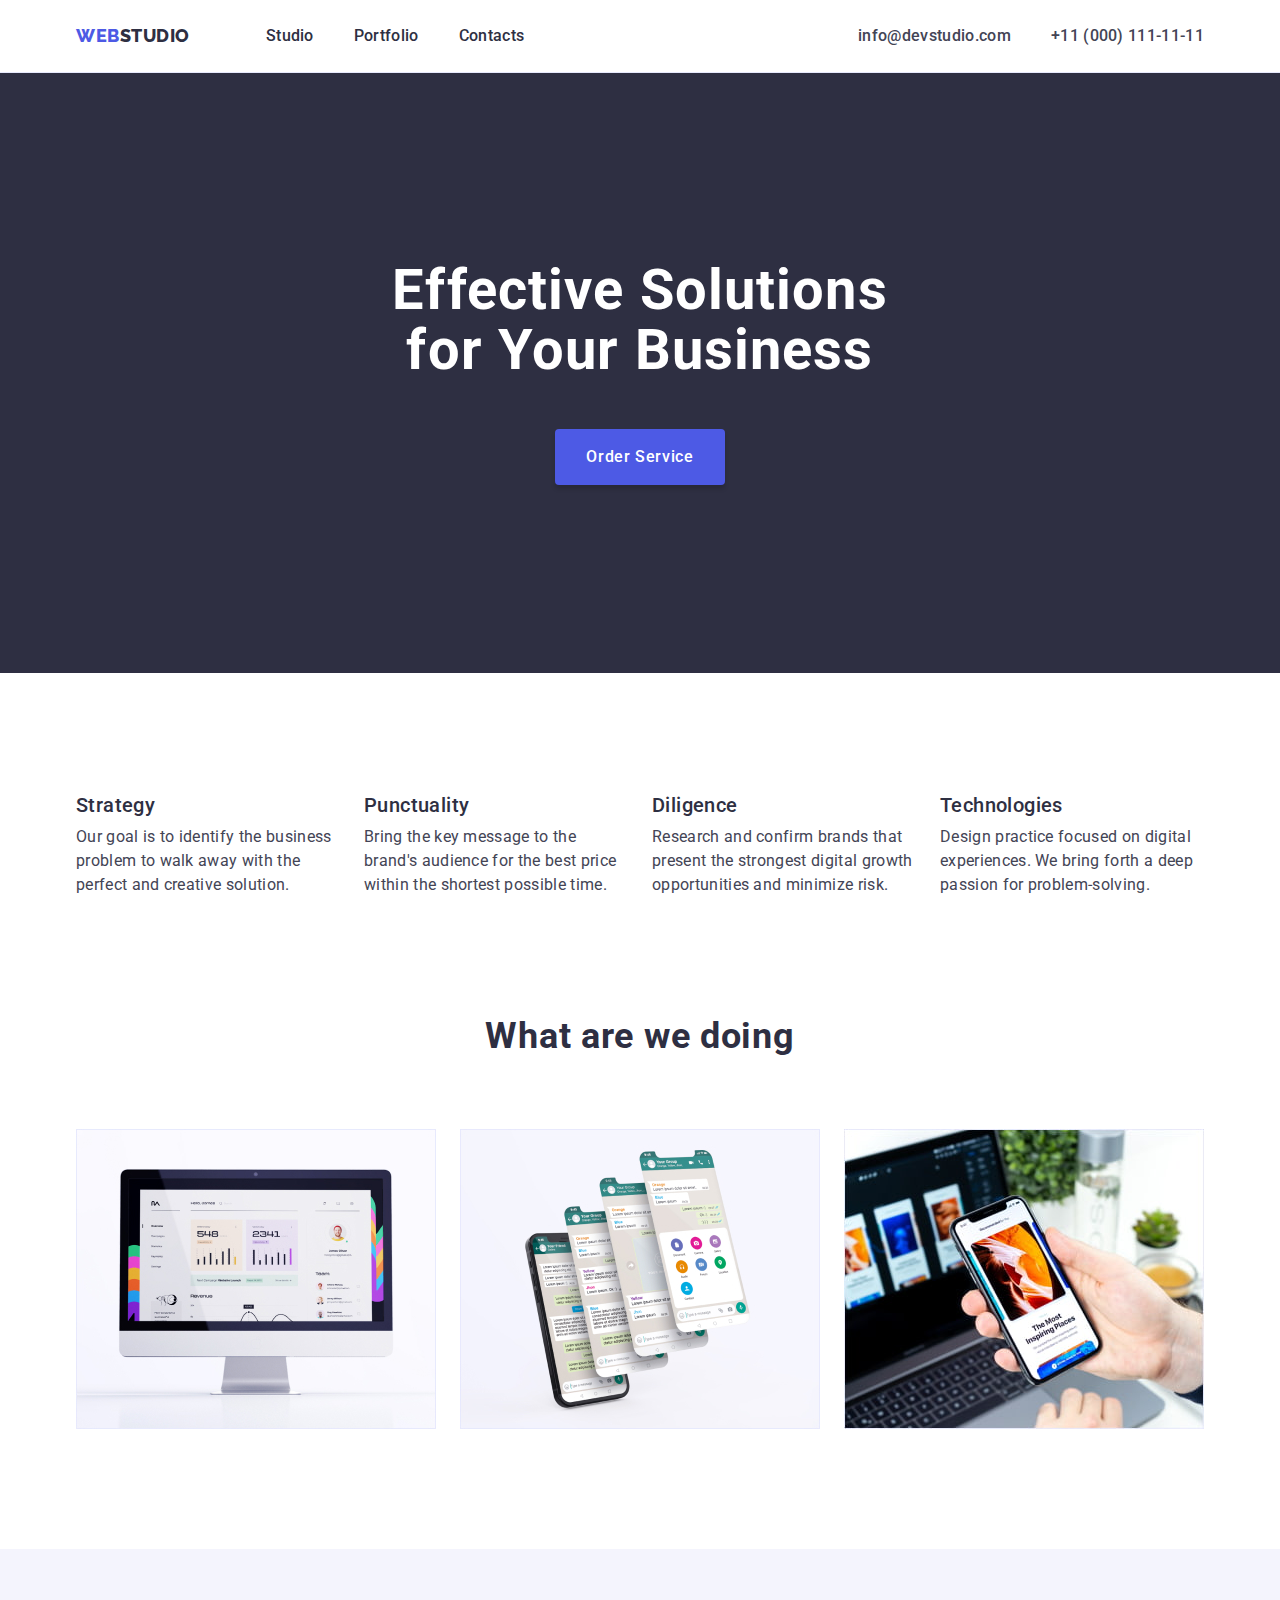
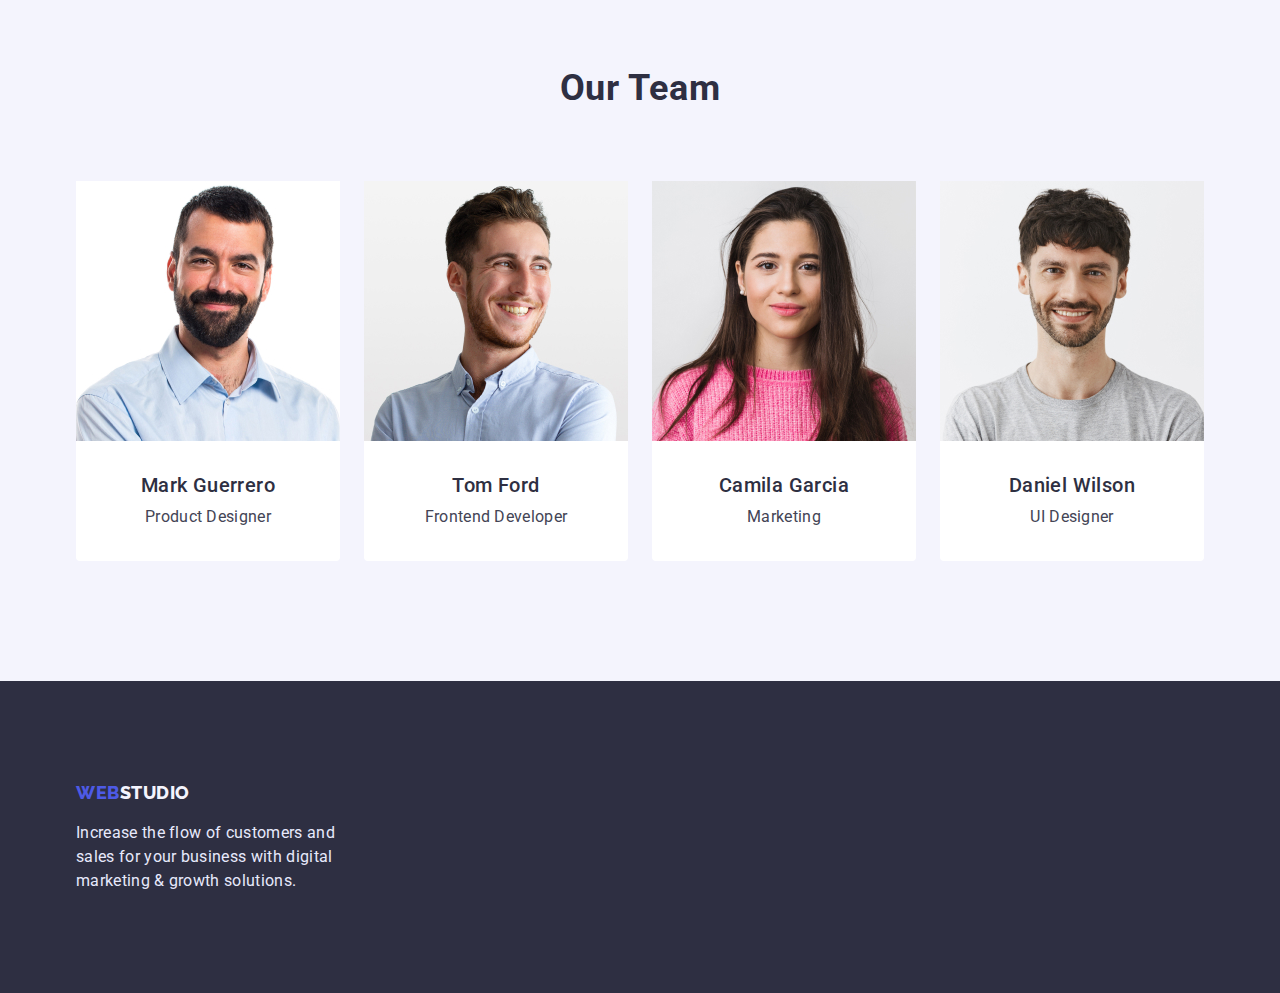
<file: index.html>
<!DOCTYPE html>
<html lang="en">
  <head>
    <meta charset="UTF-8" />
    <meta http-equiv="X-UA-Compatible" content="IE=edge" />
    <meta name="viewport" content="width=<device-width>, initial-scale=1.0" />
    <link rel="preconnect" href="https://fonts.googleapis.com" />
    <link rel="preconnect" href="https://fonts.gstatic.com" crossorigin />
    <link
      href="https://fonts.googleapis.com/css2?family=Roboto:wght@400;500;700;900&display=swap"
      rel="stylesheet"
    />
    <link rel="stylesheet" href="https://cdnjs.cloudflare.com/ajax/libs/modern-normalize/1.1.0/modern-normalize.css" 
    integrity="sha512-Y0MM+V6ymRKN2zStTqzQ227DWhhp4Mzdo6gnlRnuaNCbc+YN/ZH0sBCLTM4M0oSy9c9VKiCvd4Jk44aCLrNS5Q==" 
    crossorigin="anonymous" 
    referrerpolicy="no-referrer" />

    <link rel="stylesheet" href="./css/style.css" />

    <title>WEBSTUDIO</title>
  </head>
  <body>
    <header class="header__top">
      <div class="container">
        <div class="menu-content">
          <nav class="nav-menu">
            <!-- logo -->
            <a href="/" class="logo"><span>WEB</span>STUDIO</a>
            <!-- nav menu -->
            <ul class="menu-list flex-menu">
              <li class="menu-list-item">
                <a
                  href="./index.html"
                  rel="noopener noreferrer nofolow"
                  class="menu-list-link"
                >
                  Studio
                </a>
              </li>
              <li class="menu-list-item">
                <a
                  href="./portfolio.html"
                  rel="noopener noreferrer nofolow"
                  class="menu-list-link"
                >
                  Portfolio
                </a>
              </li>
              <li class="menu-list-item">
                <a
                  href="#contacts"
                  rel="noopener noreferrer nofolow"
                  class="menu-list-link"
                >
                  Contacts
                </a>
              </li>
            </ul>
          </nav>

          <!-- contacts -->
          <ul class="contacts-list flex-menu">
            <li class="contacts-list-item">
              <a
                href="mailto:info@devstudio.com"
                rel="noopener noreferrer nofolow"
                class="contacts-list-link"
                >info@devstudio.com</a
              >
            </li>
            <li class="contacts-list-item">
              <a
                href="tel:+11(000)1111111"
                rel="noopener noreferrer nofolow"
                class="contacts-list-link"
                >+11 (000) 111-11-11</a
              >
            </li>
          </ul>
        </div>
      </div>
    </header>

    <main>
      <!-- banner -->
      <section class="hero">
        <div class="container">
          <h1 class="caption-h1">
            Effective Solutions <br/>
            for Your Business
          </h1>
          <button class="order-service" type="button">Order Service</button>
        </div>
      </section>

      <!-- advantages section -->
      <section class="advantages">
        <div class="container">
          <h2 class="visually-hidden">Advantages</h2>
          <ul class="advantages-list">
            <li class="advantages-list-item">
              <h3 class="caption-h3 caption-navyblue">Strategy</h3>
              <p class="advantages-card-info">
                Our goal is to identify the business problem to walk away with
                the perfect and creative solution.
              </p>
            </li>
            <li class="advantages-list-item">
              <h3 class="caption-h3 caption-navyblue">Punctuality</h3>
              <p class="advantages-card-info">
                Bring the key message to the brand's audience for the best price
                within the shortest possible time.
              </p>
            </li>
            <li class="advantages-list-item">
              <h3 class="caption-h3 caption-navyblue">Diligence</h3>
              <p class="advantages-card-info">
                Research and confirm brands that present the strongest digital
                growth opportunities and minimize risk.
              </p>
            </li>
            <li class="advantages-list-item">
              <h3 class="caption-h3 caption-navyblue">Technologies</h3>
              <p class="advantages-card-info">
                Design practice focused on digital experiences. We bring forth a
                deep passion for problem-solving.
              </p>
            </li>
          </ul>
        </div>
      </section>

      <!-- images section -->
      <section class="wawd">
        <div class="container">
          <h2 class="caption-h2 caption-navyblue">What are we doing</h2>
          <ul class="wawd-list">
            <li class="wawd-list-item">
              <img
                src="./images/image-1.jpg"
                alt="image 1"
                width="360"
                height="300"
              />
            </li>
            <li class="wawd-list-item">
              <img
                src="./images/image-2.jpg"
                alt="image 2"
                width="360"
                height="300"
              />
            </li>
            <li class="wawd-list-item">
              <img
                src="./images/image-3.jpg"
                alt="image 3"
                width="360"
                height="300"
              />
            </li>
          </ul>
        </div>
      </section>

      <!-- team section -->
      <section class="our-team">
        <div class="container">
          <h2 class="caption-h2 caption-navyblue">Our Team</h2>
          <ul class="our-team-list">
            <li class="our-team-list-item">
              <img
                class="our-team-worker-photo"
                src="./images/team-1.jpg"
                alt="Mark Guerrero photo"
                width="264"
                height="260"
              />
              <div class="our-team-card-info">
                <h3 class="caption-h3 caption-navyblue">Mark Guerrero</h3>
                <p class="our-team-card-role">Product Designer</p>
              </div>
            </li>
            <li class="our-team-list-item">
              <img
                class="our-team-worker-photo"
                src="./images/team-2.jpg"
                alt="Tom Ford photo"
                width="264"
                height="260"
              />
              <div class="our-team-card-info">
                <h3 class="caption-h3 caption-navyblue">Tom Ford</h3>
                <p class="our-team-card-role">Frontend Developer</p>
              </div>
            </li>
            <li class="our-team-list-item">
              <img
                class="our-team-worker-photo"
                src="./images/team-3.jpg"
                alt="Camila Garcia photo"
                width="264"
                height="260"
              />
              <div class="our-team-card-info">
                <h3 class="caption-h3 caption-navyblue">Camila Garcia</h3>
                <p class="our-team-card-role">Marketing</p>
              </div>
            </li>
            <li class="our-team-list-item">
              <img
                class="our-team-worker-photo"
                src="./images/team-4.jpg"
                alt="Daniel Wilson photo"
                width="264"
                height="260"
              />
              <div class="our-team-card-info">
                <h3 class="caption-h3 caption-navyblue">Daniel Wilson</h3>
                <p class="our-team-card-role">UI Designer</p>
              </div>
            </li>
          </ul>
        </div>
      </section>
    </main>

    <footer class="footer">
      <div class="container">
        <a href="./index.html" rel="noopener noreferrer nofolow" class="logo"
          ><span>WEB</span>STUDIO</a
        >
        <p class="footer-info">
          Increase the flow of customers and sales for your business with
          digital marketing & growth solutions.
        </p>
      </div>
    </footer>
  </body>
</html>
</file>
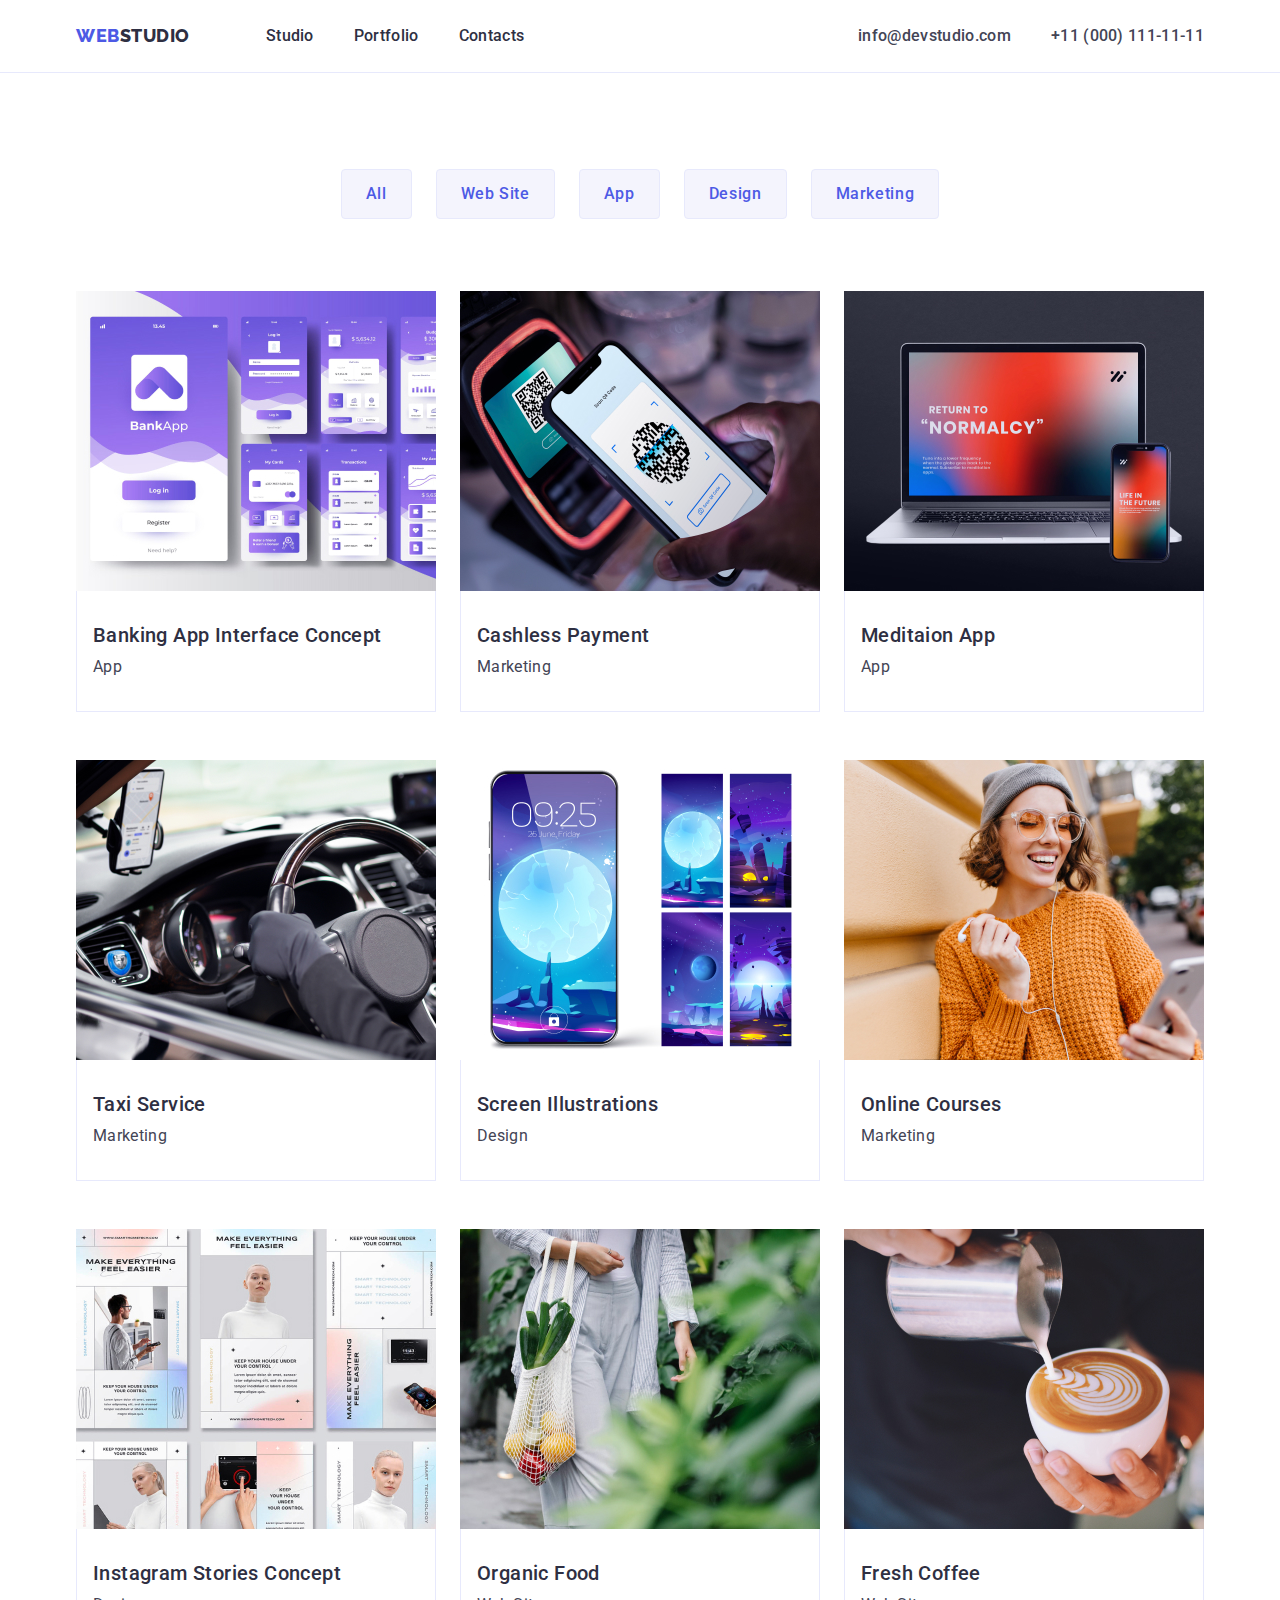
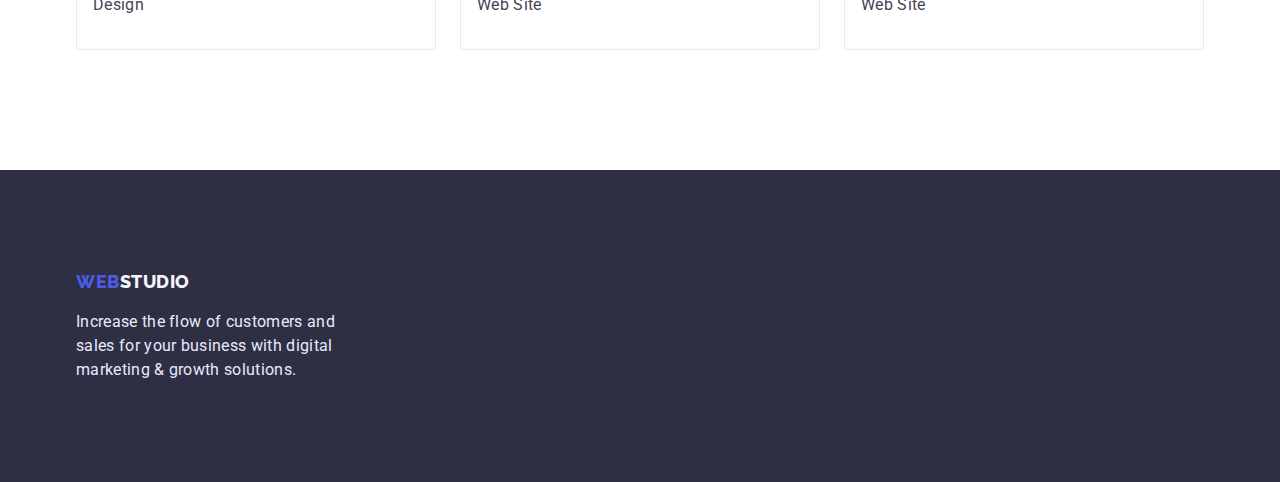
<file: portfolio.html>
<!DOCTYPE html>
<html lang="en">
  <head>
    <meta charset="UTF-8" />
    <meta http-equiv="X-UA-Compatible" content="IE=edge" />
    <meta name="viewport" content="width=<device-width>, initial-scale=1.0" />
    <link rel="preconnect" href="https://fonts.googleapis.com" />
    <link rel="preconnect" href="https://fonts.gstatic.com" crossorigin />
    <link
      href="https://fonts.googleapis.com/css2?family=Raleway:wght@800&family=Roboto:wght@400;500;700;900&display=swap"
      rel="stylesheet"
    />
    <link rel="stylesheet" href="https://cdnjs.cloudflare.com/ajax/libs/modern-normalize/1.1.0/modern-normalize.css" 
    integrity="sha512-Y0MM+V6ymRKN2zStTqzQ227DWhhp4Mzdo6gnlRnuaNCbc+YN/ZH0sBCLTM4M0oSy9c9VKiCvd4Jk44aCLrNS5Q==" 
    crossorigin="anonymous" 
    referrerpolicy="no-referrer" />
    <link rel="stylesheet" href="./css/style.css" />

    <title>PORTFOLIO</title>
  </head>
  <body>
    <header class="header__top">
      <div class="container">
        <div class="menu-content">
          <nav class="nav-menu">
            <!-- logo -->
            <a href="/" class="logo"><span>WEB</span>STUDIO</a>
            <!-- nav menu -->
            <ul class="menu-list flex-menu">
              <li class="menu-list-item">
                <a
                  href="./index.html"
                  rel="noopener noreferrer nofolow"
                  class="menu-list-link"
                  >Studio</a
                >
              </li>
              <li class="menu-list-item">
                <a
                  href="./portfolio.html"
                  rel="noopener noreferrer nofolow"
                  class="menu-list-link"
                  >Portfolio</a
                >
              </li>
              <li class="menu-list-item">
                <a
                  href="#contacts"
                  rel="noopener noreferrer nofolow"
                  class="menu-list-link"
                  >Contacts</a
                >
              </li>
            </ul>
          </nav>

          <!-- contacts -->
          <ul class="contacts-list flex-menu">
            <li class="contacts-list-item">
              <a
                href="mailto:info@devstudio.com"
                rel="noopener noreferrer nofolow"
                class="contacts-list-link"
                >info@devstudio.com</a
              >
            </li>
            <li class="contacts-list-item">
              <a
                href="tel:+11(000)1111111"
                rel="noopener noreferrer nofolow"
                class="contacts-list-link"
                >+11 (000) 111-11-11</a
              >
            </li>
          </ul>
        </div>
      </div>
    </header>

    <!-- main section -->
    <main>
      <section class="portfolio-articles">
        <div class="container">
          <!-- filter -->
          <ul class="filter-list">
            <li class="filter-list-item">
              <button type="button" class="filter-button">All</button>
            </li>
            <li class="filter-list-item">
              <button type="button" class="filter-button">Web Site</button>
            </li>
            <li class="filter-list-item">
              <button type="button" class="filter-button">App</button>
            </li>
            <li class="filter-list-item">
              <button type="button" class="filter-button">Design</button>
            </li>
            <li class="filter-list-item">
              <button type="button" class="filter-button">Marketing</button>
            </li>
          </ul>

          <!-- portfolio -->
          <h1 class="visually-hidden">Portfolio</h1>
          <ul class="articles-list">
            <li class="article-list-item">
              <a rel="noopener noreferrer nofolow" class="article-link">
                <img
                  src="./images/article-1.jpg"
                  alt="artcile-image-1"
                  width="360"
                  height="300"
                  class="article-img"
                />
                <div class="article-info">
                  <h3 class="caption-h3 caption-navyblue">
                    Banking App Interface Concept
                  </h3>
                  <p class="pa-category">App</p>
                </div>
              </a>
            </li>
            <li class="article-list-item">
              <a rel="noopener noreferrer nofolow" class="article-link">
                <img
                  src="./images/article-2.jpg"
                  alt="artcile-image-2"
                  width="360"
                  height="300"
                  class="article-img"
                />
                <div class="article-info">
                  <h3 class="caption-h3 caption-navyblue">Cashless Payment</h3>
                  <p class="pa-category">Marketing</p>
                </div>
              </a>
            </li>
            <li class="article-list-item">
              <a rel="noopener noreferrer nofolow" class="article-link">
                <img
                  src="./images/article-3.jpg"
                  alt="artcile-image-3"
                  width="360"
                  height="300"
                  class="article-img"
                />
                <div class="article-info">
                  <h3 class="caption-h3 caption-navyblue">Meditaion App</h3>
                  <p class="pa-category">App</p>
                </div>
              </a>
            </li>
            <li class="article-list-item">
              <a
                rel="noopener noreferrer nofolow"
                href="/"
                rel="noopener noreferrer nofolow"
                class="article-link"
              >
                <img
                  src="./images/article-4.jpg"
                  alt="artcile-image-4"
                  width="360"
                  height="300"
                  class="article-img"
                />
                <div class="article-info">
                  <h3 class="caption-h3 caption-navyblue">Taxi Service</h3>
                  <p class="pa-category">Marketing</p>
                </div>
              </a>
            </li>
            <li class="article-list-item">
              <a rel="noopener noreferrer nofolow" class="article-link">
                <img
                  src="./images/article-5.jpg"
                  alt="artcile-image-5"
                  width="360"
                  height="300"
                  class="article-img"
                />
                <div class="article-info">
                  <h3 class="caption-h3 caption-navyblue">
                    Screen Illustrations
                  </h3>
                  <p class="pa-category">Design</p>
                </div>
              </a>
            </li>
            <li class="article-list-item">
              <a rel="noopener noreferrer nofolow" class="article-link">
                <img
                  src="./images/article-6.jpg"
                  alt="artcile-image-6"
                  width="360"
                  height="300"
                  class="article-img"
                />
                <div class="article-info">
                  <h3 class="caption-h3 caption-navyblue">Online Courses</h3>
                  <p class="pa-category">Marketing</p>
                </div>
              </a>
            </li>
            <li class="article-list-item">
              <a rel="noopener noreferrer nofolow" class="article-link">
                <img
                  src="./images/article-7.jpg"
                  alt="artcile-image-7"
                  width="360"
                  height="300"
                  class="article-img"
                />
                <div class="article-info">
                  <h3 class="caption-h3 caption-navyblue">
                    Instagram Stories Concept
                  </h3>
                  <p class="pa-category">Design</p>
                </div>
              </a>
            </li>
            <li class="article-list-item">
              <a rel="noopener noreferrer nofolow" class="article-link">
                <img
                  src="./images/article-8.jpg"
                  alt="artcile-image-8"
                  width="360"
                  height="300"
                  class="article-img"
                />
                <div class="article-info">
                  <h3 class="caption-h3 caption-navyblue">Organic Food</h3>
                  <p class="pa-category">Web Site</p>
                </div>
              </a>
            </li>
            <li class="article-list-item">
              <a rel="noopener noreferrer nofolow" class="article-link">
                <img
                  src="./images/article-9.jpg"
                  alt="artcile-image-9"
                  width="360"
                  height="300"
                  class="article-img"
                />
                <div class="article-info">
                  <h3 class="caption-h3 caption-navyblue">Fresh Coffee</h3>
                  <p class="pa-category">Web Site</p>
                </div>
              </a>
            </li>
          </ul>
        </div>
      </section>
    </main>
    <footer class="footer">
      <div class="container">
        <a href="./index.html" class="logo" rel="noopener noreferrer nofolow"
          ><span>WEB</span>STUDIO</a
        >
        <p class="footer-info">
          Increase the flow of customers and sales for your business with
          digital marketing & growth solutions.
        </p>
      </div>
    </footer>
  </body>
</html>
</file>
<file: css/style.css>
@import url("https://fonts.googleapis.com/css2?family=Raleway:wght@800&family=Roboto:wght@400;500;700&display=swap");

*,
::before,
::after {
  padding: 0;
  margin: 0;
  box-sizing: border-box;
}

body {
  color: var(--color-navyblue);
  font-family: "Roboto", sans-serif;
  background-color: var(--color-white);
}

:root {
  --color-iris: rgba(77, 90, 229, 1);
  --color-navyblue: rgba(46, 47, 66, 1);
  --color-white: rgba(255, 255, 255, 1);
  --color-cloud: rgba(244, 244, 253, 1);
  --color-cornflower: rgba(231, 233, 252, 1);
  --color-slate: rgba(67, 68, 85, 1);

  --font-roboto: "Roboto", sans-serif;
  --font-raleway: "Raleway", sans-serif;
}

a {
  text-decoration: none;
}

li {
  list-style: none;
}

img{
  display: block;
  max-width: 100%;
  height: auto;
}

.caption-h1 {
  font-weight: 700;
  font-size: 56px;
  line-height: 1.07;
  letter-spacing: 0.02em;
}

.caption-h2 {
  font-weight: 700;
  font-size: 36px;
  line-height: 1.11;
  letter-spacing: 0.02em;
  text-align: center;
}

.caption-h3 {
  font-weight: 500;
  font-size: 20px;
  line-height: 1.2;
  letter-spacing: 0.02em;
}

.caption-navyblue {
  color: var(--color-navyblue);
}

.visually-hidden {
  position: absolute;
  white-space: nowrap;
  width: 1px;
  height: 1px;
  overflow: hidden;
  border: 0;
  padding: 0;
  clip: rect(0 0 0 0);
  clip-path: inset(50%);
  margin: -1px;
}

.container {
  max-width: 1158px;
  margin: 0 auto;
  padding: 0 15px;
}


/* HEADER */
.header__top {
  padding: 24px 0;
  border-bottom: 1px solid var(--color-cornflower);
}

.logo {
  font-family: var(--font-raleway);
  font-weight: 800;
  font-size: 18px;
  line-height: 1.33;
  letter-spacing: 0.03em;
  color: var(--color-navyblue);
  margin-right: 76px;
}

.logo span {
  color: var(--color-iris);
}

.flex-menu {
  display: flex;
  gap: 40px;
}

.nav-menu, .menu-content{
  display: flex;
}

.menu-list-link,
.contacts-list-link {
  font-weight: 500;
  letter-spacing: 0.02em;
  line-height: 1.5;
  font-size: 16px;
}

.contacts-list{
  margin-left: auto;
}

.menu-list-link {
  color: var(--color-navyblue);
}

.contacts-list-link {
  color: var(--color-slate);
}

.menu-list-link:hover,
.contacts-list-link:hover,
.menu-list-link:focus,
.contacts-list-link:focus {
  color: var(--color-iris);
}

/* HERO */
.hero {
  background-color: var(--color-navyblue);
  color: var(--color-white);
  padding: 188px 0;
  text-align: center;
}

.order-service {
  font-family: var(--font-roboto);
  background-color: var(--color-iris);
  border: none;
  color: var(--color-white);
  box-shadow: 0px 4px 4px rgba(0, 0, 0, 0.15);
  width: 170px;
  height: 56px;
  border-radius: 4px;
  font-weight: 500;
  font-size: 16px;
  letter-spacing: 0.04em;
  cursor: pointer;
  margin-top: 48px;
}

.order-service:hover,
.order-service:focus {
  box-shadow: 0px 1px 6px rgba(46, 47, 66, 0.08),
    0px 1px 1px rgba(46, 47, 66, 0.16), 0px 2px 1px rgba(46, 47, 66, 0.08);
}

/* ADVANTAGES */
.advantages {
  padding: 120px 0;
}

.advantages-list {
  display: flex;
  flex-wrap: wrap;
  gap: 24px;
}

.advantages-card-info {
  font-size: 16px;
  line-height: 1.5;
  color: var(--color-slate);
  letter-spacing: 0.02em;
  margin-top: 8px;
}

.advantages-list-item {
  width: 264px;
}

/* WHAT ARE WE DOING */
.wawd {
  padding-bottom: 120px;
}

.wawd-list {
  margin-top: 72px;
  display: flex;
  flex-wrap: wrap;
  gap: 24px;
}

/* OUR TEAM */
.our-team {
  background-color: var(--color-cloud);
  padding: 120px 0;
}

.our-team-list {
  margin-top: 72px;
  display: flex;
  flex-wrap: wrap;
  gap: 24px;
}

.our-team-list-item {
  background-color: var(--color-white);
  width: 264px;
  text-align: center;
  border-radius: 0px 0px 4px 4px;
}

.our-team-card-info {
  color: var(--color-slate);
  font-size: 16px;
  line-height: 1.5;
  letter-spacing: 0.02em;
  padding: 32px 16px;
}

.our-team-card-role {
  margin-top: 8px;
}



/* FOOTER */
.footer {
  background-color: var(--color-navyblue);
  padding: 100px 0;
}

.footer .logo {
  color: var(--color-cloud);
  margin-right: 0;
}

.footer-info {
  width: 264px;
  color: var(--color-cornflower);
  font-size: 16px;
  line-height: 1.5;
  letter-spacing: 0.02em;
  margin-top: 16px;
}

/* PORTFOLIO */
.filter-button {
  font-family: var(--font-roboto);
  font-weight: 500;
  background-color: var(--color-cloud);
  border: 1px solid;
  border-color: var(--color-cornflower);
  color: var(--color-iris);
  font-size: 16px;
  letter-spacing: 0.04em;
  border-radius: 4px;
  padding: 12px 24px;
  line-height: 1.5;
  cursor: pointer;
}

.filter-list {
  margin-bottom: 72px;
  display: flex;
  justify-content: center;
  gap: 24px;
}

.filter-list-item :hover,
.filter-list-item:focus {
  color: var(--color-white);
  background-color: var(--color-iris);
  border-color: transparent;
}

/* articles */
.portfolio-articles {
  padding-top: 96px;
  padding-bottom: 120px;
}

.articles-list {
  display: flex;
  flex-flow: wrap;
  gap: 48px 24px;
}

.article-list-item {
  background-color: var(--color-white);
  width: calc((100% - 48px)/ 3 );
}

.pa-category {
  color: var(--color-slate);
  font-size: 16px;
  line-height: 1.5;
  letter-spacing: 0.02em;
  margin-top: 8px;
}

.article-info {
  padding: 32px 16px;
  border: 1px solid var(--color-cornflower);
  border-top: none;
}

.article-link {
  cursor: pointer;
}
</file>
